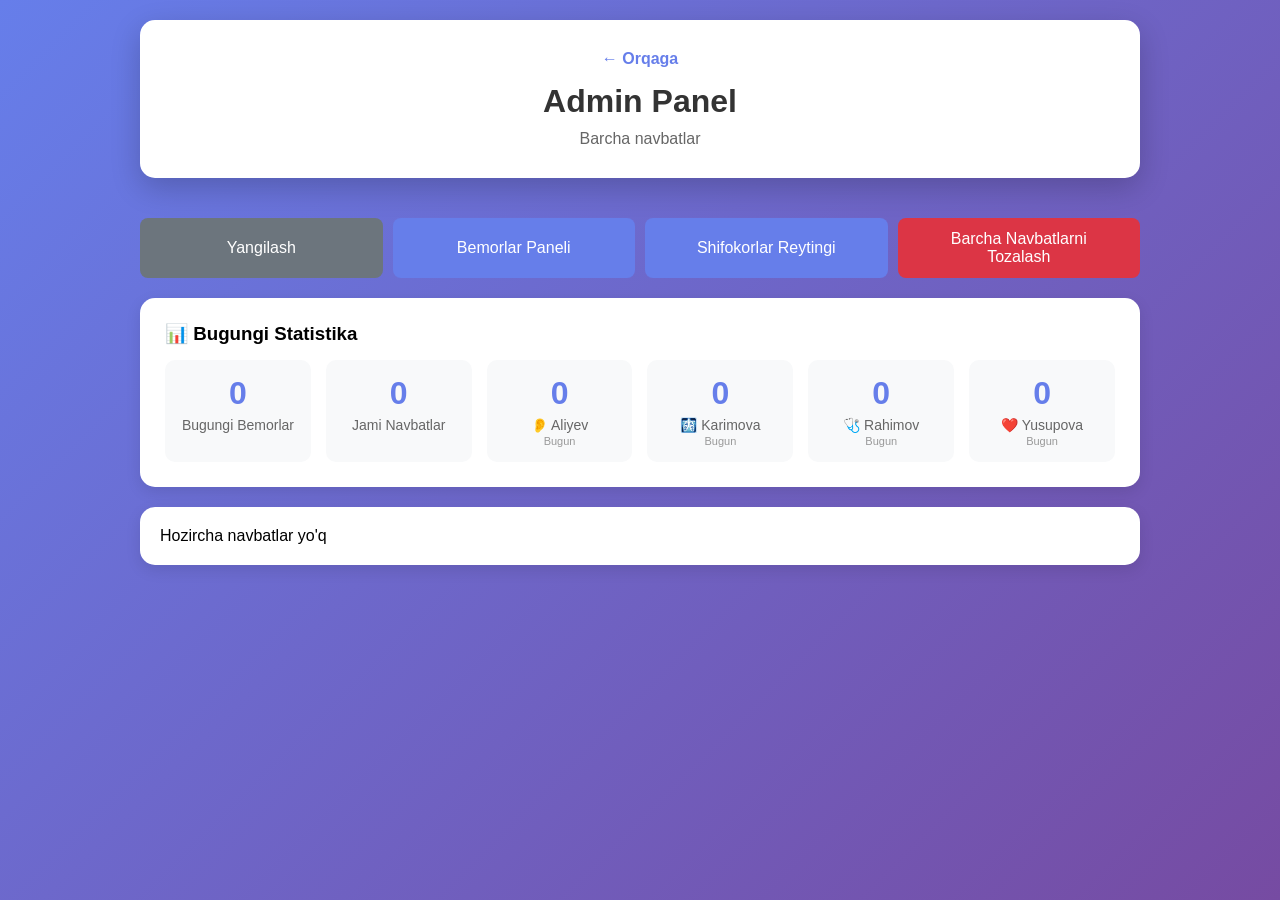
<file: qabul uchun navbat olish/admin.html>
<!DOCTYPE html>
<html lang="uz">
<head>
    <meta charset="UTF-8">
    <meta name="viewport" content="width=device-width, initial-scale=1.0">
    <title>Admin Panel</title>
    <link rel="stylesheet" href="style.css">
</head>
<body>
    <div class="container">
        <header>
            <a href="index.html" class="back-btn">← Orqaga</a>
            <h1>Admin Panel</h1>
            <p>Barcha navbatlar</p>
        </header>

        <div class="admin-controls">
            <button onclick="loadAllQueues()" class="btn-secondary">Yangilash</button>
            <button onclick="window.location.href='patients.html'" class="btn-primary">Bemorlar Paneli</button>
            <button onclick="window.location.href='ratings.html'" class="btn-primary">Shifokorlar Reytingi</button>
            <button onclick="clearAllQueues()" class="btn-danger">Barcha Navbatlarni Tozalash</button>
        </div>

        <div id="queuesContainer">
            <!-- Navbatlar dinamik yuklanadi -->
        </div>
    </div>

    <script src="app.js"></script>
    <script src="calendar-functions.js"></script>
    <script>
        loadAllQueues();
    </script>
</body>
</html>
</file>
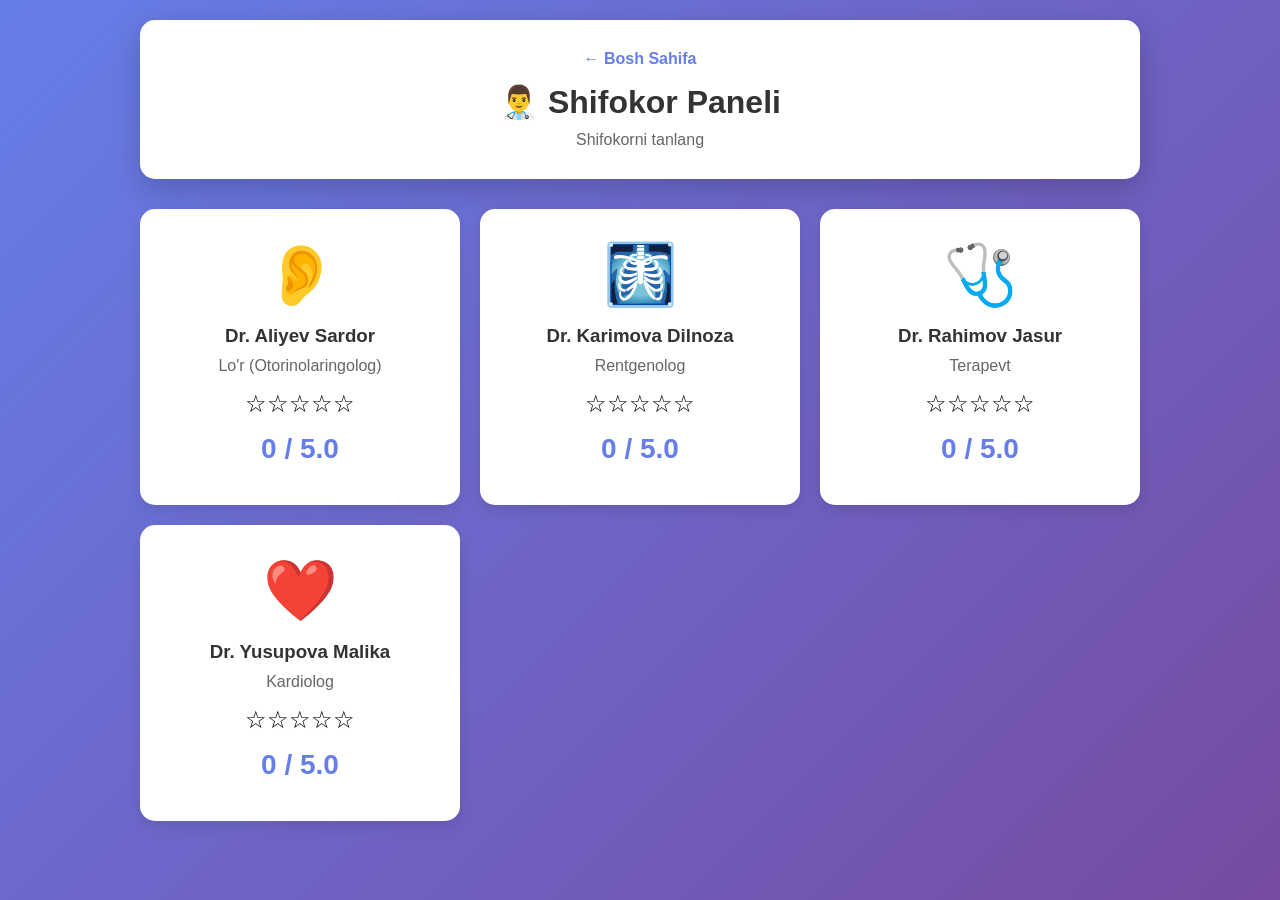
<file: qabul uchun navbat olish/doctor-panel.html>
<!DOCTYPE html>
<html lang="uz">
<head>
    <meta charset="UTF-8">
    <meta name="viewport" content="width=device-width, initial-scale=1.0">
    <title>Mening Bemorlarim</title>
    <link rel="stylesheet" href="style.css">
</head>
<body>
    <div class="container">
        <header>
            <a href="doctor.html" class="back-btn">← Orqaga</a>
            <h1 id="doctorPanelName">Shifokor Paneli</h1>
            <p id="doctorPanelSpecialty"></p>
        </header>

        <div class="doctor-stats">
            <div class="stat-card">
                <div class="stat-icon">📅</div>
                <div class="stat-info">
                    <div class="stat-value" id="todayPatients">0</div>
                    <div class="stat-label">Bugungi Bemorlar</div>
                </div>
            </div>
            <div class="stat-card">
                <div class="stat-icon">⏰</div>
                <div class="stat-info">
                    <div class="stat-value" id="waitingNow">0</div>
                    <div class="stat-label">Navbatda</div>
                </div>
            </div>
            <div class="stat-card">
                <div class="stat-icon">⭐</div>
                <div class="stat-info">
                    <div class="stat-value" id="doctorRating">0.0</div>
                    <div class="stat-label">Reyting</div>
                </div>
            </div>
        </div>

        <div class="panel-controls">
            <button onclick="loadDoctorPatients()" class="btn-secondary">Yangilash</button>
        </div>

        <div id="doctorPatientsContainer">
            <!-- Bemorlar ro'yxati -->
        </div>
    </div>

    <script src="app.js"></script>
    <script src="calendar-functions.js"></script>
    <script>
        initDoctorPanel();
    </script>
</body>
</html>
</file>
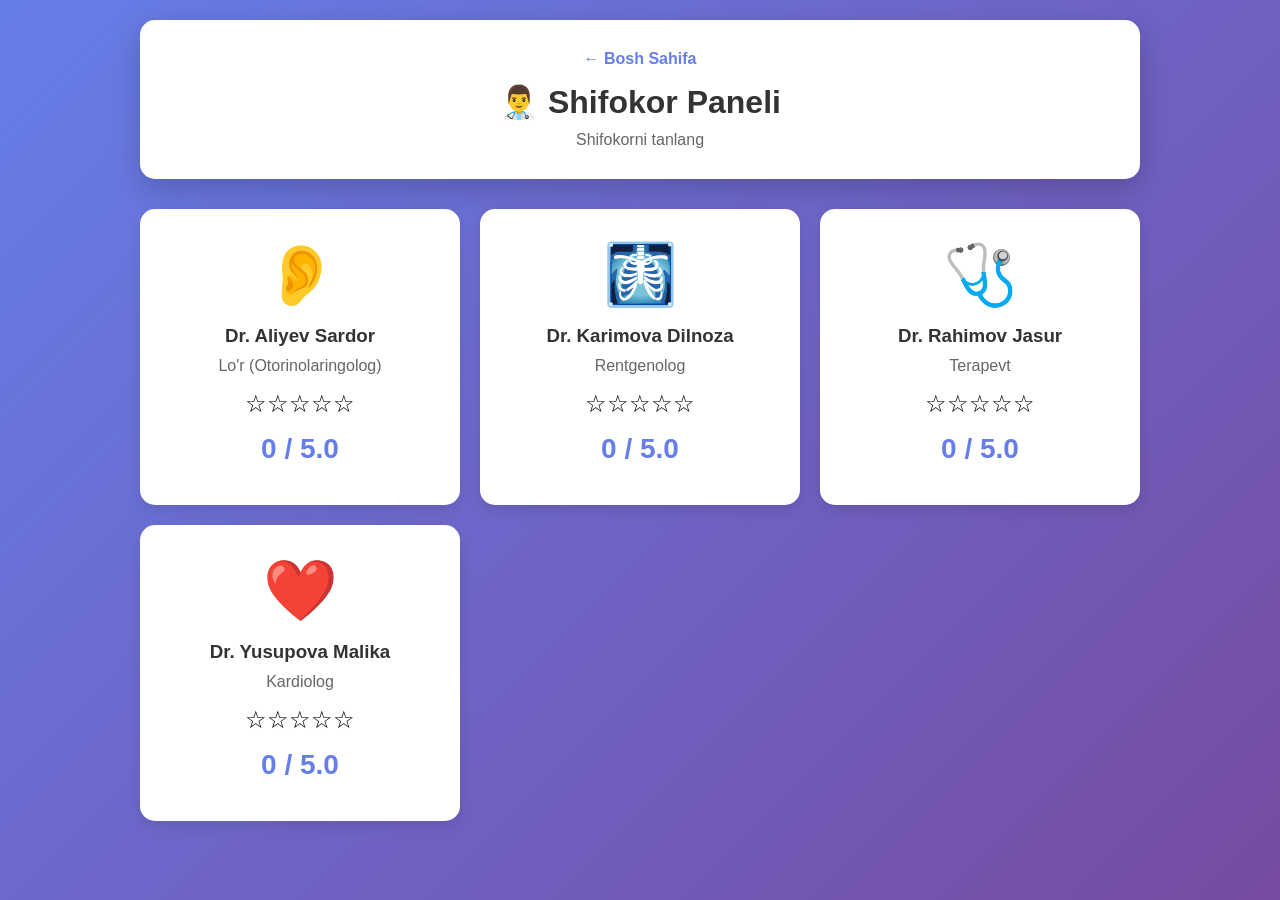
<file: qabul uchun navbat olish/doctor.html>
<!DOCTYPE html>
<html lang="uz">
<head>
    <meta charset="UTF-8">
    <meta name="viewport" content="width=device-width, initial-scale=1.0">
    <title>Shifokor Paneli</title>
    <link rel="stylesheet" href="style.css">
</head>
<body>
    <div class="container">
        <header>
            <a href="index.html" class="back-btn">← Bosh Sahifa</a>
            <h1>👨‍⚕️ Shifokor Paneli</h1>
            <p>Shifokorni tanlang</p>
        </header>

        <div class="doctors-grid" id="doctorLoginGrid">
            <!-- Shifokorlar dinamik yuklanadi -->
        </div>
    </div>

    <script src="app.js"></script>
    <script>
        loadDoctorLogin();
    </script>
</body>
</html>
</file>
<file: qabul uchun navbat olish/style.css>
* {
    margin: 0;
    padding: 0;
    box-sizing: border-box;
}

body {
    font-family: 'Segoe UI', Tahoma, Geneva, Verdana, sans-serif;
    background: linear-gradient(135deg, #667eea 0%, #764ba2 100%);
    min-height: 100vh;
    padding: 20px;
}

.container {
    max-width: 1000px;
    margin: 0 auto;
}

header {
    background: white;
    padding: 30px;
    border-radius: 15px;
    text-align: center;
    margin-bottom: 30px;
    box-shadow: 0 10px 30px rgba(0,0,0,0.2);
}

header h1 {
    color: #333;
    margin-bottom: 10px;
}

header p {
    color: #666;
}

.doctors-grid {
    display: grid;
    grid-template-columns: repeat(auto-fit, minmax(250px, 1fr));
    gap: 20px;
    margin-bottom: 30px;
}

.doctor-card {
    background: white;
    padding: 30px;
    border-radius: 15px;
    text-align: center;
    cursor: pointer;
    transition: transform 0.3s, box-shadow 0.3s;
    box-shadow: 0 5px 15px rgba(0,0,0,0.1);
}

.doctor-card:hover {
    transform: translateY(-5px);
    box-shadow: 0 15px 35px rgba(0,0,0,0.2);
}

.doctor-icon {
    font-size: 60px;
    margin-bottom: 15px;
}

.doctor-card h3 {
    color: #333;
    margin-bottom: 10px;
}

.doctor-card p {
    color: #666;
    margin-bottom: 15px;
}

.queue-count {
    background: #667eea;
    color: white;
    padding: 5px 15px;
    border-radius: 20px;
    font-size: 14px;
}

.queue-form {
    background: white;
    padding: 40px;
    border-radius: 15px;
    box-shadow: 0 10px 30px rgba(0,0,0,0.2);
}

.form-group {
    margin-bottom: 20px;
}

.form-group label {
    display: block;
    margin-bottom: 8px;
    color: #333;
    font-weight: 600;
}

.form-group input {
    width: 100%;
    padding: 12px;
    border: 2px solid #ddd;
    border-radius: 8px;
    font-size: 16px;
}

.form-group input:focus {
    outline: none;
    border-color: #667eea;
}

.btn-primary, .btn-secondary, .btn-danger {
    padding: 12px 30px;
    border: none;
    border-radius: 8px;
    font-size: 16px;
    cursor: pointer;
    transition: background 0.3s;
    width: 100%;
    margin-top: 10px;
}

.btn-primary {
    background: #667eea;
    color: white;
}

.btn-primary:hover {
    background: #5568d3;
}

.btn-secondary {
    background: #6c757d;
    color: white;
}

.btn-secondary:hover {
    background: #5a6268;
}

.btn-danger {
    background: #dc3545;
    color: white;
}

.btn-danger:hover {
    background: #c82333;
}

.queue-result {
    background: white;
    padding: 40px;
    border-radius: 15px;
    text-align: center;
    box-shadow: 0 10px 30px rgba(0,0,0,0.2);
}

.ticket {
    background: #f8f9fa;
    padding: 30px;
    border-radius: 10px;
    margin: 20px 0;
    border: 2px dashed #667eea;
}

.ticket p {
    margin: 10px 0;
    font-size: 18px;
}

.hidden {
    display: none;
}

.back-btn {
    display: inline-block;
    color: #667eea;
    text-decoration: none;
    font-weight: 600;
    margin-bottom: 15px;
}

.admin-link {
    display: inline-block;
    background: white;
    color: #667eea;
    padding: 10px 20px;
    border-radius: 8px;
    text-decoration: none;
    font-weight: 600;
}

.admin-controls {
    display: flex;
    gap: 10px;
    margin-bottom: 20px;
}

.admin-controls button {
    flex: 1;
}

.doctor-queue {
    background: white;
    padding: 20px;
    border-radius: 15px;
    margin-bottom: 20px;
    box-shadow: 0 5px 15px rgba(0,0,0,0.1);
}

.doctor-queue h3 {
    color: #333;
    margin-bottom: 15px;
    padding-bottom: 10px;
    border-bottom: 2px solid #667eea;
}

.queue-item {
    background: #f8f9fa;
    padding: 15px;
    border-radius: 8px;
    margin-bottom: 10px;
    display: flex;
    justify-content: space-between;
    align-items: center;
}

.queue-item-info {
    flex: 1;
}

.queue-item button {
    padding: 8px 15px;
    background: #dc3545;
    color: white;
    border: none;
    border-radius: 5px;
    cursor: pointer;
}

.queue-item button:hover {
    background: #c82333;
}

footer {
    text-align: center;
    margin-top: 30px;
}

/* Yangi stillar */
.doctor-schedule {
    margin: 10px 0;
    color: #666;
    font-size: 13px;
}

.doctor-status {
    padding: 8px 12px;
    border-radius: 20px;
    margin: 10px 0;
    font-size: 14px;
    font-weight: 600;
}

.status-working {
    background: #d4edda;
    color: #155724;
}

.status-lunch {
    background: #fff3cd;
    color: #856404;
}

.status-closed {
    background: #f8d7da;
    color: #721c24;
}

.doctor-unavailable {
    opacity: 0.7;
}

.wait-time {
    display: block;
    margin-top: 8px;
    color: #666;
    font-size: 13px;
}

.schedule-info {
    background: white;
    padding: 20px;
    border-radius: 15px;
    margin-bottom: 20px;
    box-shadow: 0 5px 15px rgba(0,0,0,0.1);
}

.schedule-info p {
    margin: 8px 0;
    font-size: 15px;
}

.big-number {
    font-size: 48px;
    color: #667eea;
    font-weight: bold;
}

.note {
    background: #fff3cd;
    padding: 10px;
    border-radius: 8px;
    margin-top: 15px;
    font-size: 14px;
}

.stats-panel {
    background: white;
    padding: 25px;
    border-radius: 15px;
    margin-bottom: 20px;
    box-shadow: 0 5px 15px rgba(0,0,0,0.1);
}

.stats-grid {
    display: grid;
    grid-template-columns: repeat(auto-fit, minmax(120px, 1fr));
    gap: 15px;
    margin-top: 15px;
}

.stat-item {
    text-align: center;
    padding: 15px;
    background: #f8f9fa;
    border-radius: 10px;
}

.stat-number {
    font-size: 32px;
    font-weight: bold;
    color: #667eea;
}

.stat-label {
    font-size: 13px;
    color: #666;
    margin-top: 5px;
}

.queue-header {
    display: flex;
    justify-content: space-between;
    padding: 10px;
    background: #f8f9fa;
    border-radius: 8px;
    margin-bottom: 15px;
    font-size: 14px;
}

.queue-actions {
    display: flex;
    gap: 5px;
}

.btn-complete, .btn-remove {
    width: 35px;
    height: 35px;
    border: none;
    border-radius: 5px;
    cursor: pointer;
    font-size: 16px;
}

.btn-complete {
    background: #28a745;
    color: white;
}

.btn-complete:hover {
    background: #218838;
}

.btn-remove {
    background: #dc3545;
    color: white;
}

.btn-remove:hover {
    background: #c82333;
}

.current-badge {
    background: #28a745;
    color: white;
    padding: 3px 8px;
    border-radius: 5px;
    font-size: 11px;
    margin-left: 10px;
}

.completed {
    opacity: 0.6;
    background: #e9ecef !important;
}


/* Bemorlar paneli stillari */
.filter-controls {
    display: flex;
    gap: 10px;
    margin-bottom: 20px;
    flex-wrap: wrap;
}

.search-input {
    flex: 1;
    min-width: 250px;
    padding: 12px 20px;
    border: 2px solid #ddd;
    border-radius: 8px;
    font-size: 15px;
    background: white;
}

.search-input:focus {
    outline: none;
    border-color: #667eea;
}

.filter-select {
    padding: 12px 20px;
    border: 2px solid #ddd;
    border-radius: 8px;
    font-size: 15px;
    background: white;
    cursor: pointer;
}

.filter-select:focus {
    outline: none;
    border-color: #667eea;
}

.patients-stats {
    display: grid;
    grid-template-columns: repeat(auto-fit, minmax(200px, 1fr));
    gap: 15px;
    margin-bottom: 25px;
}

.stat-card {
    background: white;
    padding: 20px;
    border-radius: 12px;
    display: flex;
    align-items: center;
    gap: 15px;
    box-shadow: 0 5px 15px rgba(0,0,0,0.1);
}

.stat-icon {
    font-size: 40px;
}

.stat-info {
    flex: 1;
}

.stat-value {
    font-size: 32px;
    font-weight: bold;
    color: #667eea;
}

.stat-label {
    font-size: 14px;
    color: #666;
    margin-top: 5px;
}

.patients-table {
    background: white;
    border-radius: 15px;
    padding: 20px;
    box-shadow: 0 5px 15px rgba(0,0,0,0.1);
    overflow-x: auto;
}

.patients-table table {
    width: 100%;
    border-collapse: collapse;
}

.patients-table thead {
    background: #f8f9fa;
}

.patients-table th {
    padding: 15px;
    text-align: left;
    font-weight: 600;
    color: #333;
    border-bottom: 2px solid #667eea;
}

.patients-table td {
    padding: 15px;
    border-bottom: 1px solid #eee;
}

.patients-table tbody tr:hover {
    background: #f8f9fa;
}

.completed-row {
    opacity: 0.6;
    background: #f0f0f0;
}

.patient-name {
    font-weight: 600;
    color: #333;
}

.doctor-info {
    display: flex;
    align-items: center;
    gap: 10px;
}

.doctor-icon-small {
    font-size: 24px;
}

.doctor-name-small {
    font-weight: 600;
    color: #333;
    font-size: 14px;
}

.doctor-specialty-small {
    font-size: 12px;
    color: #666;
}

.duration-badge {
    background: #e3f2fd;
    color: #1976d2;
    padding: 5px 12px;
    border-radius: 15px;
    font-size: 13px;
    font-weight: 600;
    display: inline-block;
}

.status-badge {
    padding: 6px 12px;
    border-radius: 15px;
    font-size: 13px;
    font-weight: 600;
    display: inline-block;
}

.status-waiting {
    background: #fff3cd;
    color: #856404;
}

.status-completed {
    background: #d4edda;
    color: #155724;
}

.no-patients {
    background: white;
    padding: 60px;
    border-radius: 15px;
    text-align: center;
    box-shadow: 0 5px 15px rgba(0,0,0,0.1);
}

.no-patients p {
    font-size: 18px;
    color: #666;
}

/* Responsive dizayn */
@media (max-width: 768px) {
    .patients-table {
        overflow-x: scroll;
    }
    
    .filter-controls {
        flex-direction: column;
    }
    
    .search-input {
        width: 100%;
    }
    
    .patients-stats {
        grid-template-columns: 1fr;
    }
}


/* Reyting stillari */
.ratings-grid {
    display: grid;
    grid-template-columns: repeat(auto-fit, minmax(280px, 1fr));
    gap: 20px;
}

.rating-card {
    background: white;
    padding: 30px;
    border-radius: 15px;
    text-align: center;
    box-shadow: 0 5px 15px rgba(0,0,0,0.1);
    position: relative;
    transition: transform 0.3s;
}

.rating-card:hover {
    transform: translateY(-5px);
    box-shadow: 0 10px 25px rgba(0,0,0,0.15);
}

.rating-rank {
    position: absolute;
    top: 15px;
    right: 15px;
    font-size: 32px;
    font-weight: bold;
    color: #667eea;
}

.rating-stars {
    font-size: 24px;
    margin: 15px 0;
}

.rating-score {
    font-size: 28px;
    font-weight: bold;
    color: #667eea;
    margin: 10px 0;
}

.rating-count {
    color: #666;
    font-size: 14px;
}

/* Shifokor paneli stillari */
.doctor-stats {
    display: grid;
    grid-template-columns: repeat(auto-fit, minmax(200px, 1fr));
    gap: 15px;
    margin-bottom: 25px;
}

.panel-controls {
    display: flex;
    gap: 10px;
    margin-bottom: 20px;
}

.doctor-patients-list {
    background: white;
    padding: 25px;
    border-radius: 15px;
    box-shadow: 0 5px 15px rgba(0,0,0,0.1);
}

.doctor-patients-list h2 {
    color: #333;
    margin-bottom: 20px;
    padding-bottom: 15px;
    border-bottom: 2px solid #667eea;
}

.patient-card {
    background: #f8f9fa;
    padding: 20px;
    border-radius: 12px;
    margin-bottom: 15px;
    display: flex;
    align-items: center;
    gap: 20px;
    border-left: 4px solid #667eea;
    transition: all 0.3s;
}

.patient-card:hover {
    background: #e9ecef;
    transform: translateX(5px);
}

.completed-patient {
    opacity: 0.6;
    border-left-color: #28a745;
}

.patient-number {
    font-size: 36px;
    font-weight: bold;
    color: #667eea;
    min-width: 60px;
    text-align: center;
}

.patient-details {
    flex: 1;
}

.patient-details h3 {
    color: #333;
    margin-bottom: 8px;
}

.patient-details p {
    margin: 5px 0;
    color: #666;
    font-size: 14px;
}

.btn-complete-large {
    padding: 12px 24px;
    background: #28a745;
    color: white;
    border: none;
    border-radius: 8px;
    font-size: 16px;
    font-weight: 600;
    cursor: pointer;
    transition: background 0.3s;
}

.btn-complete-large:hover {
    background: #218838;
}

/* Modal stillari */
.modal {
    display: none;
    position: fixed;
    z-index: 1000;
    left: 0;
    top: 0;
    width: 100%;
    height: 100%;
    background: rgba(0,0,0,0.5);
    align-items: center;
    justify-content: center;
}

.modal.show {
    display: flex;
}

.modal-content {
    background: white;
    padding: 40px;
    border-radius: 15px;
    max-width: 500px;
    width: 90%;
    text-align: center;
}

.rating-input {
    display: flex;
    justify-content: center;
    gap: 10px;
    margin: 30px 0;
}

.star-btn {
    font-size: 48px;
    background: none;
    border: none;
    cursor: pointer;
    transition: transform 0.2s;
}

.star-btn:hover {
    transform: scale(1.2);
}

.star-btn.selected {
    color: #ffd700;
}

/* Responsive */
@media (max-width: 768px) {
    .patient-card {
        flex-direction: column;
        text-align: center;
    }
    
    .patient-number {
        font-size: 28px;
    }
    
    .ratings-grid {
        grid-template-columns: 1fr;
    }
    
    .doctor-stats {
        grid-template-columns: 1fr;
    }
}


/* Bugungi bemorlar uchun stil */
.today-patient {
    border-left: 4px solid #28a745 !important;
    background: #f0fff4 !important;
}

.today-badge {
    background: #28a745;
    color: white;
    padding: 3px 8px;
    border-radius: 5px;
    font-size: 11px;
    margin-left: 10px;
}

.stat-sublabel {
    font-size: 11px;
    color: #999;
    margin-top: 2px;
}


/* Kalendar va vaqt stillari */
.form-group input[type="date"],
.form-group select {
    width: 100%;
    padding: 12px;
    border: 2px solid #ddd;
    border-radius: 8px;
    font-size: 16px;
    background: white;
}

.form-group input[type="date"]:focus,
.form-group select:focus {
    outline: none;
    border-color: #667eea;
}

.date-group {
    margin-bottom: 25px;
    padding: 15px;
    background: #f8f9fa;
    border-radius: 10px;
}

.today-group {
    background: #e8f5e9;
    border: 2px solid #4caf50;
}

.date-header {
    color: #333;
    margin-bottom: 15px;
    padding-bottom: 10px;
    border-bottom: 2px solid #667eea;
    font-size: 16px;
}

.time-badge {
    background: #2196f3;
    color: white;
    padding: 3px 10px;
    border-radius: 5px;
    font-size: 12px;
    margin-left: 10px;
    font-weight: 600;
}


/* Date input placeholder o'zgartirish */
.form-group input[type="date"]::-webkit-datetime-edit-text,
.form-group input[type="date"]::-webkit-datetime-edit-month-field,
.form-group input[type="date"]::-webkit-datetime-edit-day-field,
.form-group input[type="date"]::-webkit-datetime-edit-year-field {
    color: transparent;
}

.form-group input[type="date"]:focus::-webkit-datetime-edit-text,
.form-group input[type="date"]:focus::-webkit-datetime-edit-month-field,
.form-group input[type="date"]:focus::-webkit-datetime-edit-day-field,
.form-group input[type="date"]:focus::-webkit-datetime-edit-year-field {
    color: #333;
}

.form-group input[type="date"]::before {
    content: attr(placeholder);
    color: #999;
    margin-right: 10px;
}

.form-group input[type="date"]:focus::before,
.form-group input[type="date"]:valid::before {
    content: "";
}

/* Date input uchun custom placeholder */
.date-input-wrapper {
    position: relative;
}

.date-input-wrapper input[type="date"] {
    position: relative;
}

.date-input-wrapper::before {
    content: 'kun.oy.yil';
    position: absolute;
    left: 15px;
    top: 50%;
    transform: translateY(-50%);
    color: #999;
    pointer-events: none;
    font-size: 16px;
}

.date-input-wrapper input[type="date"]:focus::before,
.date-input-wrapper input[type="date"]:valid::before {
    display: none;
}

.date-input-wrapper input[type="date"]:focus ~ ::before,
.date-input-wrapper input[type="date"]:valid ~ ::before {
    display: none;
}


/* Date input empty holati uchun */
.form-group input[type="date"].empty-date::-webkit-datetime-edit-fields-wrapper {
    visibility: hidden;
}

.form-group input[type="date"].empty-date::before {
    content: 'kun.oy.yil';
    color: #999;
    position: absolute;
    left: 12px;
}

.form-group input[type="date"]:not(.empty-date)::before {
    content: '';
}


/* Global Loader */
.global-loader {
    position: fixed;
    top: 0;
    left: 0;
    width: 100%;
    height: 100%;
    background: rgba(0, 0, 0, 0.7);
    display: none;
    align-items: center;
    justify-content: center;
    flex-direction: column;
    z-index: 9999;
}

.spinner {
    width: 50px;
    height: 50px;
    border: 5px solid #f3f3f3;
    border-top: 5px solid #667eea;
    border-radius: 50%;
    animation: spin 1s linear infinite;
}

@keyframes spin {
    0% { transform: rotate(0deg); }
    100% { transform: rotate(360deg); }
}

.global-loader p {
    color: white;
    margin-top: 20px;
    font-size: 18px;
}

/* Toast Messages */
.toast {
    position: fixed;
    bottom: -100px;
    left: 50%;
    transform: translateX(-50%);
    padding: 15px 30px;
    border-radius: 8px;
    color: white;
    font-size: 16px;
    z-index: 10000;
    transition: bottom 0.3s ease;
    min-width: 300px;
    text-align: center;
    box-shadow: 0 5px 20px rgba(0,0,0,0.3);
}

.toast.show {
    bottom: 30px;
}

.toast-info {
    background: #2196f3;
}

.toast-success {
    background: #4caf50;
}

.toast-warning {
    background: #ff9800;
}

.toast-error {
    background: #f44336;
}

/* Pulse Animation for Current Queue */
@keyframes pulse {
    0%, 100% {
        transform: scale(1);
        box-shadow: 0 0 0 0 rgba(102, 126, 234, 0.7);
    }
    50% {
        transform: scale(1.05);
        box-shadow: 0 0 0 10px rgba(102, 126, 234, 0);
    }
}

.queue-item.current {
    animation: pulse 2s infinite;
}

/* Smooth Transitions */
* {
    transition: background-color 0.3s ease, color 0.3s ease, border-color 0.3s ease;
}

button, .btn-primary, .btn-secondary, .btn-danger {
    transition: all 0.3s ease;
}

/* Hover Effects */
.doctor-card, .patient-card, .rating-card {
    transition: transform 0.3s ease, box-shadow 0.3s ease;
}

/* Fade In Animation */
@keyframes fadeInUp {
    from {
        opacity: 0;
        transform: translateY(30px);
    }
    to {
        opacity: 1;
        transform: translateY(0);
    }
}

.fade-in {
    animation: fadeInUp 0.5s ease-out;
}

/* Skeleton Loading */
.skeleton {
    background: linear-gradient(90deg, #f0f0f0 25%, #e0e0e0 50%, #f0f0f0 75%);
    background-size: 200% 100%;
    animation: loading 1.5s infinite;
}

@keyframes loading {
    0% {
        background-position: 200% 0;
    }
    100% {
        background-position: -200% 0;
    }
}

/* Print Styles */
@media print {
    .dark-mode-toggle,
    .admin-controls,
    .panel-controls,
    .filter-controls,
    .queue-actions,
    button {
        display: none !important;
    }
    
    body {
        background: white;
    }
    
    .container {
        max-width: 100%;
        padding: 0;
    }
}


/* Reyting taqsimoti stillari */
.rating-distribution {
    margin-top: 20px;
    padding-top: 20px;
    border-top: 1px solid #eee;
}

.rating-distribution h4 {
    font-size: 14px;
    margin-bottom: 15px;
    color: #333;
}

.rating-bar {
    display: flex;
    align-items: center;
    gap: 10px;
    margin-bottom: 8px;
}

.rating-label {
    min-width: 50px;
    font-size: 13px;
    color: #666;
}

.rating-progress {
    flex: 1;
    height: 8px;
    background: #f0f0f0;
    border-radius: 4px;
    overflow: hidden;
}

.rating-progress-fill {
    height: 100%;
    background: linear-gradient(90deg, #ffd700, #ffed4e);
    transition: width 0.3s ease;
}

.rating-percentage {
    min-width: 40px;
    text-align: right;
    font-size: 12px;
    color: #666;
}

/* Dark mode uchun */
.dark-mode .rating-distribution h4 {
    color: #e0e0e0;
}

.dark-mode .rating-label,
.dark-mode .rating-percentage {
    color: #b0b0b0;
}

.dark-mode .rating-progress {
    background: #1e1e1e;
}

/* Tashxis cell */
.diagnosis-cell {
    font-size: 13px;
    line-height: 1.4;
}

.diagnosis-cell strong {
    color: #667eea;
}

.diagnosis-cell small {
    color: #999;
}
</file>
